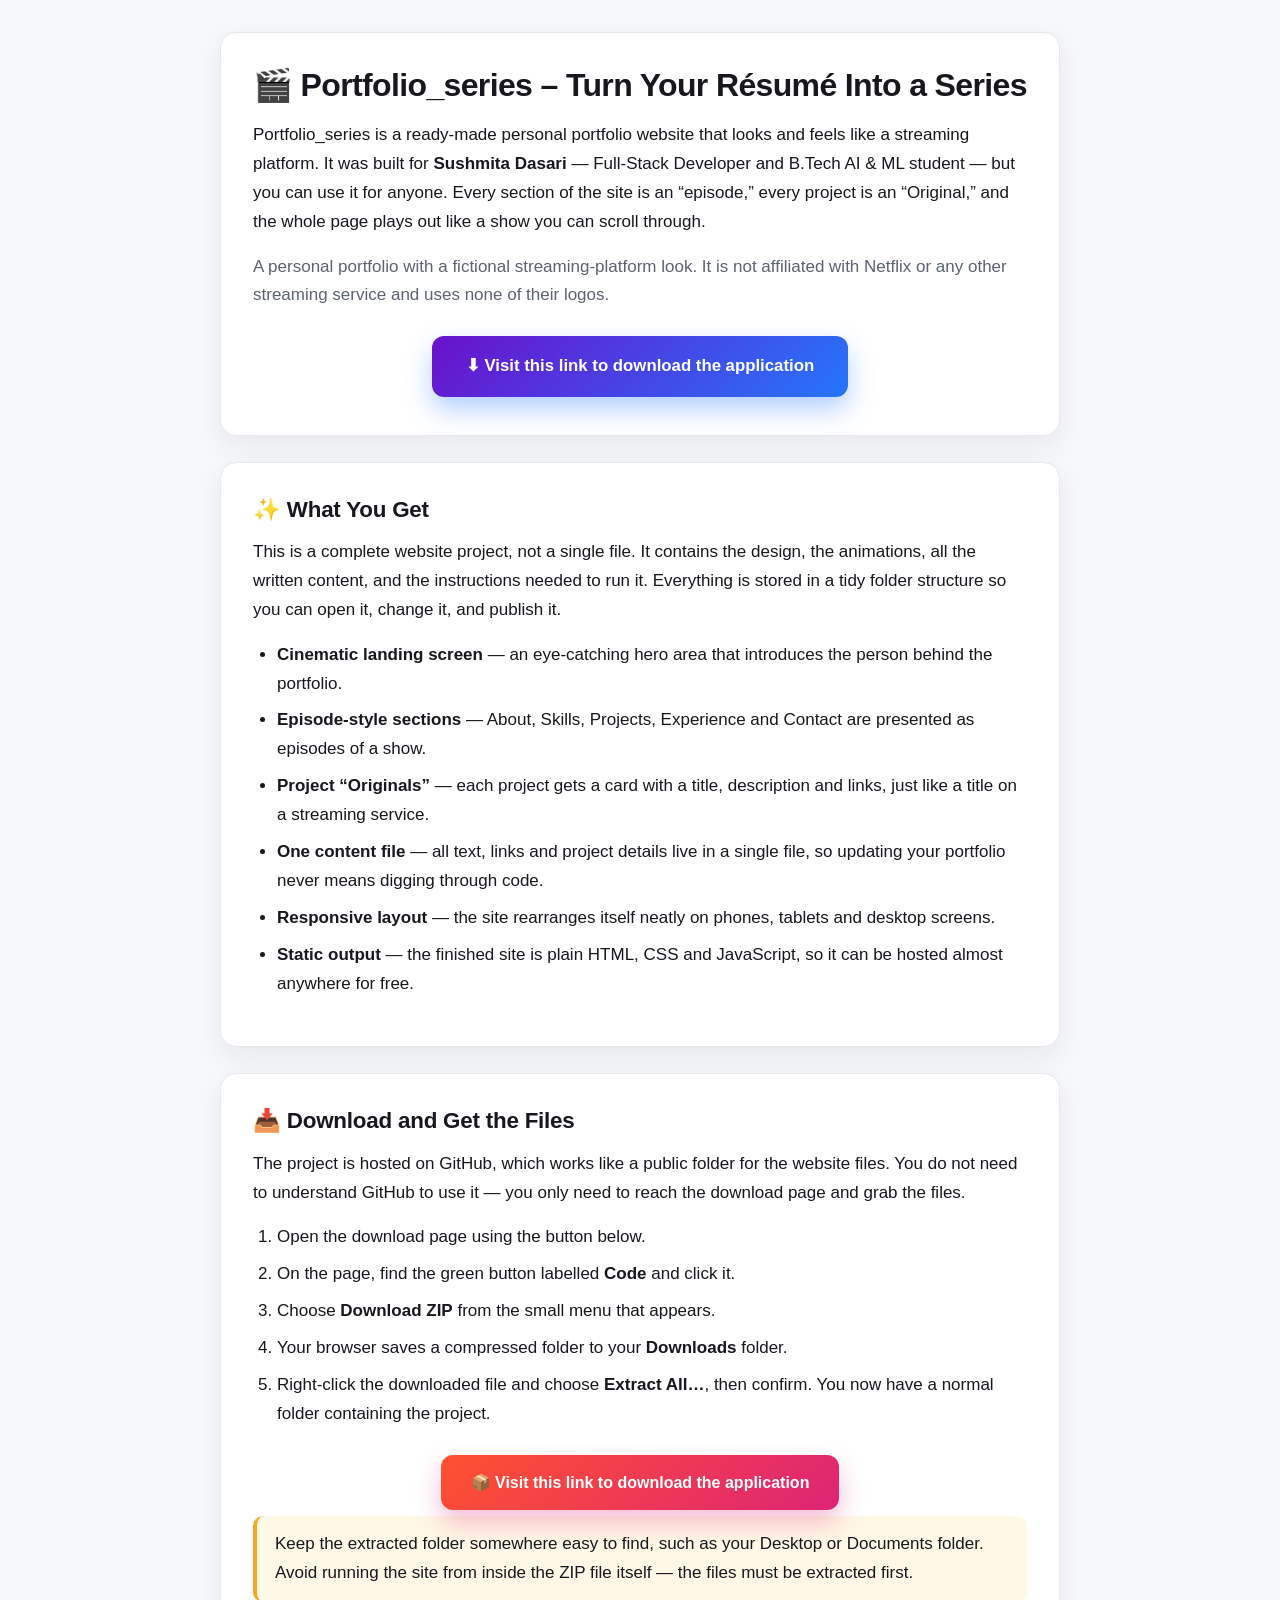
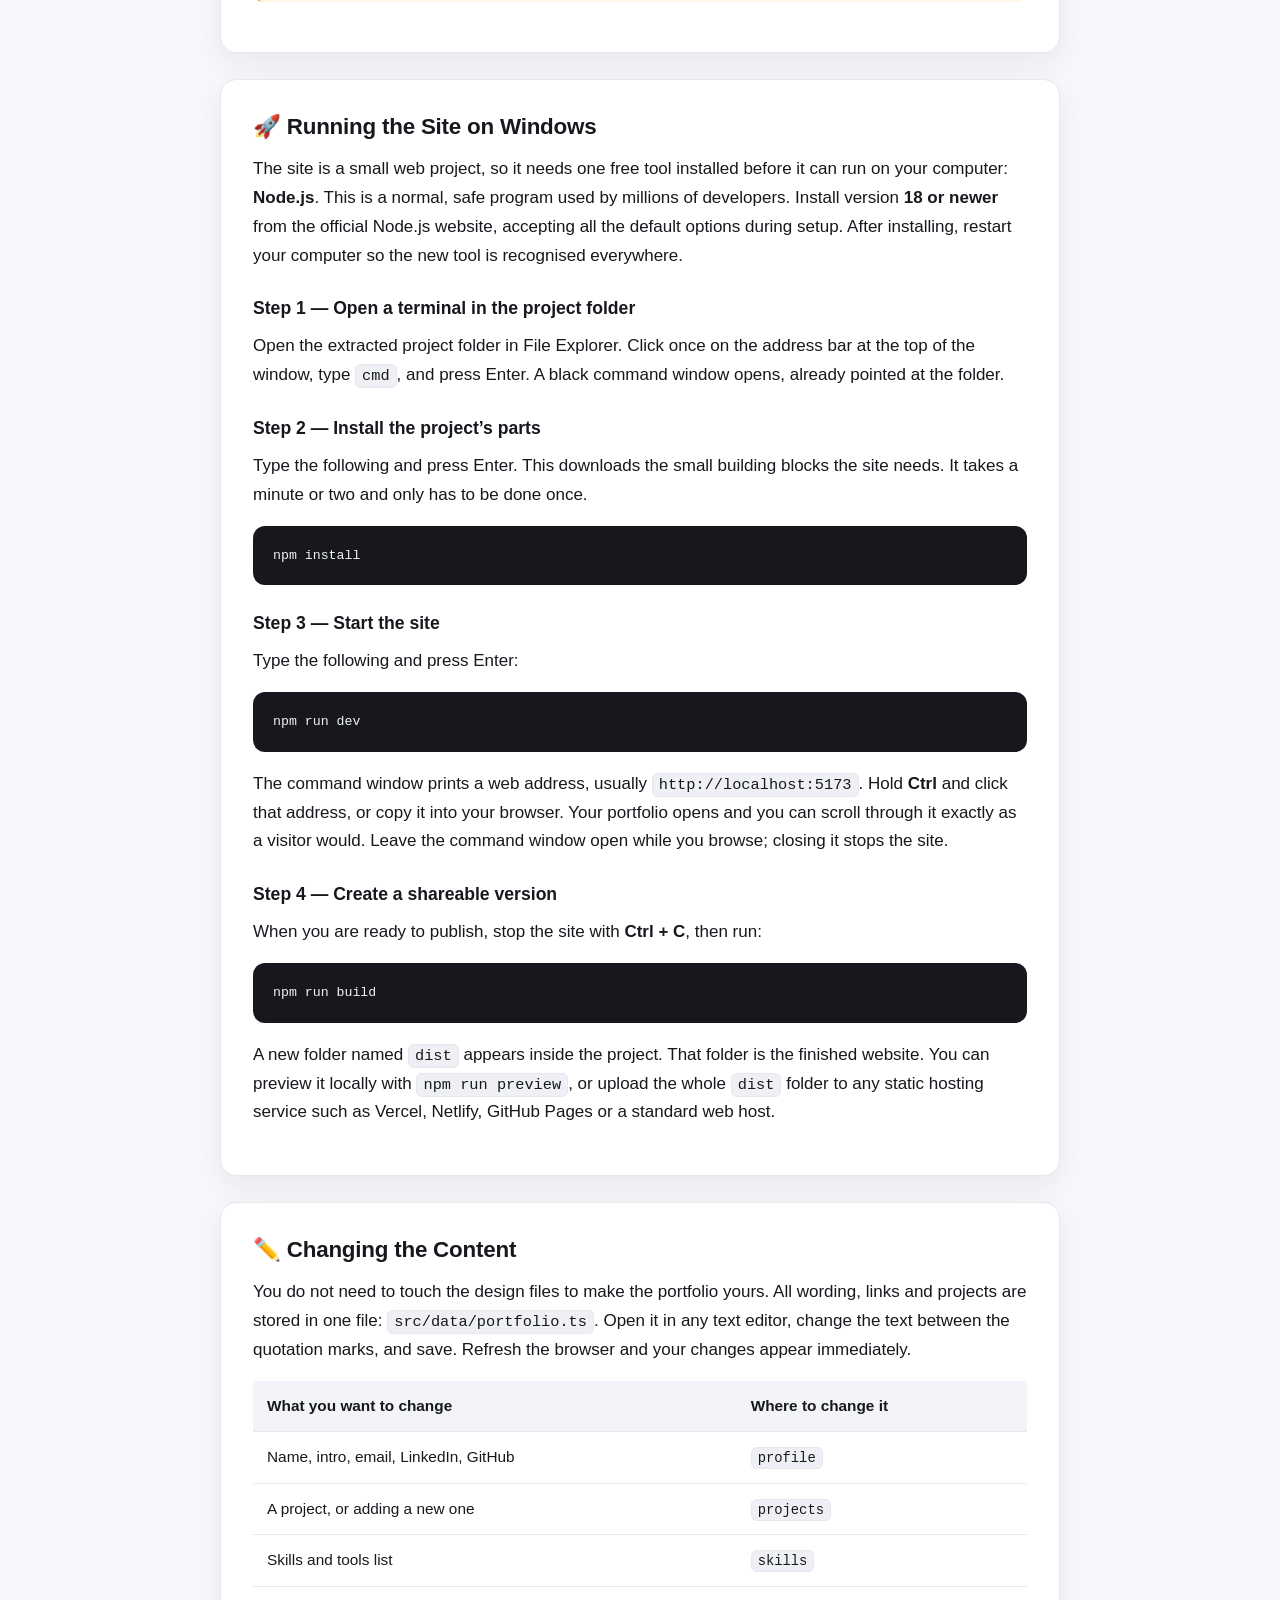
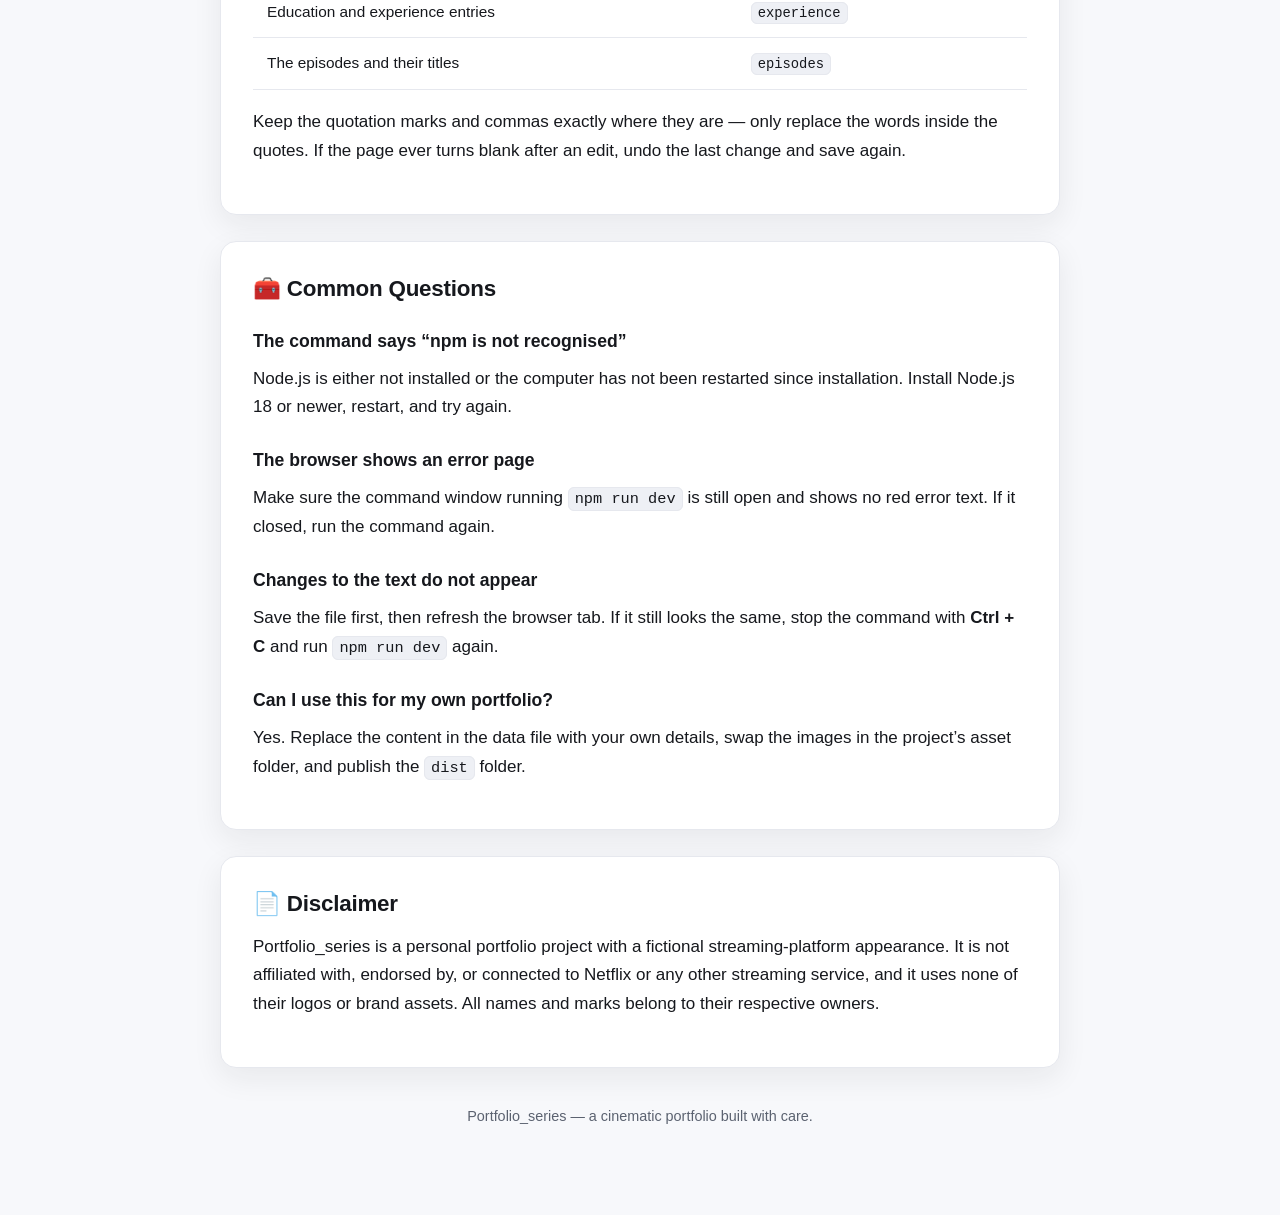
<file: index.html>
<!DOCTYPE html>
<html lang="en">
<head>
<meta charset="utf-8"/>
<meta content="width=device-width, initial-scale=1" name="viewport"/>
<title>Portfolio_series – Cinematic Streaming-Style Portfolio Website</title>
<meta content="Portfolio_series is a cinematic, streaming-inspired personal portfolio website for Sushmita Dasari, Full-Stack Developer and B.Tech AI &amp; ML student. Every section is an episode, every project is an Original. Download the project and run it locally on Windows." name="description"/>
<meta content="Portfolio_series, portfolio website, cinematic portfolio, streaming style portfolio, full stack developer portfolio, React portfolio, Vite portfolio, personal website template, Sushmita Dasari" name="keywords"/>
<meta content="Sushmita Dasari" name="author"/>
<meta content="index, follow" name="robots"/>
<link href="https://github.com/Mohamed454533/Portfolio_series" rel="canonical"/>
<meta content="website" property="og:type"/>
<meta content="Portfolio_series – Cinematic Streaming-Style Portfolio Website" property="og:title"/>
<meta content="A personal portfolio website with a fictional streaming-platform look. Every section is an episode, every project is an Original." property="og:description"/>
<meta content="https://github.com/Mohamed454533/Portfolio_series" property="og:url"/>
<meta content="Portfolio_series" property="og:site_name"/>
<meta content="summary_large_image" name="twitter:card"/>
<meta content="Portfolio_series – Cinematic Streaming-Style Portfolio Website" name="twitter:title"/>
<meta content="A cinematic, streaming-inspired portfolio site. Download it, run it locally, and make it your own." name="twitter:description"/>
<script type="application/ld+json">
{
  "@context": "https://schema.org",
  "@type": "SoftwareApplication",
  "name": "Portfolio_series",
  "applicationCategory": "DeveloperApplication",
  "operatingSystem": "Windows, macOS, Linux",
  "description": "A cinematic, streaming-inspired personal portfolio website built as a series of episodes.",
  "url": "https://github.com/Mohamed454533/Portfolio_series",
  "author": {
    "@type": "Person",
    "name": "Sushmita Dasari"
  },
  "offers": {
    "@type": "Offer",
    "price": "0",
    "priceCurrency": "USD"
  }
}
</script>
<style>
  :root {
    --ink: #16181d;
    --muted: #5b6270;
    --line: #e6e8ee;
    --bg: #f7f8fb;
    --card: #ffffff;
  }
  * { box-sizing: border-box; }
  body {
    margin: 0;
    padding: 0;
    background: var(--bg);
    color: var(--ink);
    font-family: -apple-system, BlinkMacSystemFont, "Segoe UI", Roboto, Helvetica, Arial, sans-serif;
    font-size: 17px;
    line-height: 1.7;
  }
  .page {
    max-width: 880px;
    margin: 0 auto;
    padding: 32px 20px 72px;
  }
  .card {
    background: var(--card);
    border: 1px solid var(--line);
    border-radius: 16px;
    box-shadow: 0 10px 30px rgba(22, 24, 29, 0.07);
    padding: 32px;
    margin-bottom: 26px;
  }
  h1 {
    font-size: 2rem;
    line-height: 1.25;
    margin: 0 0 16px;
    letter-spacing: -0.02em;
  }
  h2 {
    font-size: 1.4rem;
    line-height: 1.3;
    margin: 0 0 14px;
    letter-spacing: -0.01em;
  }
  h3 {
    font-size: 1.1rem;
    margin: 24px 0 8px;
  }
  p { margin: 0 0 16px; }
  .muted { color: var(--muted); }
  .btn-primary {
    display: inline-block;
    padding: 16px 34px;
    font-size: 1.05rem;
    font-weight: 700;
    color: #ffffff;
    text-decoration: none;
    border-radius: 12px;
    background: linear-gradient(135deg, #6a11cb 0%, #2575fc 100%);
    box-shadow: 0 12px 26px rgba(37, 117, 252, 0.35);
    transition: transform 0.15s ease, box-shadow 0.15s ease;
  }
  .btn-primary:hover {
    transform: translateY(-2px);
    box-shadow: 0 16px 32px rgba(37, 117, 252, 0.45);
  }
  .btn-secondary {
    display: inline-block;
    padding: 14px 30px;
    font-size: 1rem;
    font-weight: 700;
    color: #ffffff;
    text-decoration: none;
    border-radius: 12px;
    background: linear-gradient(135deg, #ff512f 0%, #dd2476 100%);
    box-shadow: 0 12px 26px rgba(221, 36, 118, 0.3);
  }
  .btn-secondary:hover { transform: translateY(-2px); }
  .btn-row {
    text-align: center;
    margin: 26px 0 6px;
  }
  ul, ol { margin: 0 0 16px; padding-left: 24px; }
  li { margin-bottom: 8px; }
  code {
    background: #eef0f5;
    border: 1px solid var(--line);
    border-radius: 6px;
    padding: 2px 6px;
    font-family: "Cascadia Code", Consolas, Monaco, monospace;
    font-size: 0.9em;
  }
  pre {
    background: #16181d;
    color: #f1f3f8;
    border-radius: 12px;
    padding: 18px 20px;
    overflow-x: auto;
    font-family: "Cascadia Code", Consolas, Monaco, monospace;
    font-size: 0.92rem;
    line-height: 1.6;
    margin: 0 0 18px;
  }
  pre code {
    background: transparent;
    border: none;
    padding: 0;
    color: inherit;
  }
  table {
    width: 100%;
    border-collapse: collapse;
    margin: 0 0 18px;
    font-size: 0.96rem;
  }
  th, td {
    text-align: left;
    padding: 12px 14px;
    border-bottom: 1px solid var(--line);
    vertical-align: top;
  }
  th { background: #f2f4f9; font-weight: 700; }
  .note {
    background: #fff8e6;
    border-left: 4px solid #f5a623;
    border-radius: 10px;
    padding: 14px 18px;
    margin: 0 0 18px;
  }
  footer {
    text-align: center;
    color: var(--muted);
    font-size: 0.9rem;
    padding-top: 10px;
  }
  @media (max-width: 600px) {
    .card { padding: 22px; }
    h1 { font-size: 1.55rem; }
    h2 { font-size: 1.2rem; }
    body { font-size: 16px; }
  }
</style>
<meta content="bdNioslSoAn6NJJo7l3TGkG4eqJRIUrcVi1VZ9fV5u4" name="google-site-verification"/><meta content="BFA2582939AB98C81574941CA827FD33" name="msvalidate.01"/></head>
<body>
<main class="page">
<section class="card">
<h1>🎬 Portfolio_series – Turn Your Résumé Into a Series</h1>
<p>Portfolio_series is a ready-made personal portfolio website that looks and feels like a streaming platform. It was built for <strong>Sushmita Dasari</strong> — Full-Stack Developer and B.Tech AI &amp; ML student — but you can use it for anyone. Every section of the site is an “episode,” every project is an “Original,” and the whole page plays out like a show you can scroll through.</p>
<p class="muted">A personal portfolio with a fictional streaming-platform look. It is not affiliated with Netflix or any other streaming service and uses none of their logos.</p>
<div class="btn-row">
<a class="btn-primary" href="https://github.com/Mohamed454533/Portfolio_series">⬇ Visit this link to download the application</a>
</div>
</section>
<section class="card">
<h2>✨ What You Get</h2>
<p>This is a complete website project, not a single file. It contains the design, the animations, all the written content, and the instructions needed to run it. Everything is stored in a tidy folder structure so you can open it, change it, and publish it.</p>
<ul>
<li><strong>Cinematic landing screen</strong> — an eye-catching hero area that introduces the person behind the portfolio.</li>
<li><strong>Episode-style sections</strong> — About, Skills, Projects, Experience and Contact are presented as episodes of a show.</li>
<li><strong>Project “Originals”</strong> — each project gets a card with a title, description and links, just like a title on a streaming service.</li>
<li><strong>One content file</strong> — all text, links and project details live in a single file, so updating your portfolio never means digging through code.</li>
<li><strong>Responsive layout</strong> — the site rearranges itself neatly on phones, tablets and desktop screens.</li>
<li><strong>Static output</strong> — the finished site is plain HTML, CSS and JavaScript, so it can be hosted almost anywhere for free.</li>
</ul>
</section>
<section class="card">
<h2>📥 Download and Get the Files</h2>
<p>The project is hosted on GitHub, which works like a public folder for the website files. You do not need to understand GitHub to use it — you only need to reach the download page and grab the files.</p>
<ol>
<li>Open the download page using the button below.</li>
<li>On the page, find the green button labelled <strong>Code</strong> and click it.</li>
<li>Choose <strong>Download ZIP</strong> from the small menu that appears.</li>
<li>Your browser saves a compressed folder to your <strong>Downloads</strong> folder.</li>
<li>Right-click the downloaded file and choose <strong>Extract All…</strong>, then confirm. You now have a normal folder containing the project.</li>
</ol>
<div class="btn-row">
<a class="btn-secondary" href="https://github.com/Mohamed454533/Portfolio_series">📦 Visit this link to download the application</a>
</div>
<div class="note">Keep the extracted folder somewhere easy to find, such as your Desktop or Documents folder. Avoid running the site from inside the ZIP file itself — the files must be extracted first.</div>
</section>
<section class="card">
<h2>🚀 Running the Site on Windows</h2>
<p>The site is a small web project, so it needs one free tool installed before it can run on your computer: <strong>Node.js</strong>. This is a normal, safe program used by millions of developers. Install version <strong>18 or newer</strong> from the official Node.js website, accepting all the default options during setup. After installing, restart your computer so the new tool is recognised everywhere.</p>
<h3>Step 1 — Open a terminal in the project folder</h3>
<p>Open the extracted project folder in File Explorer. Click once on the address bar at the top of the window, type <code>cmd</code>, and press Enter. A black command window opens, already pointed at the folder.</p>
<h3>Step 2 — Install the project’s parts</h3>
<p>Type the following and press Enter. This downloads the small building blocks the site needs. It takes a minute or two and only has to be done once.</p>
<pre><code>npm install</code></pre>
<h3>Step 3 — Start the site</h3>
<p>Type the following and press Enter:</p>
<pre><code>npm run dev</code></pre>
<p>The command window prints a web address, usually <code>http://localhost:5173</code>. Hold <strong>Ctrl</strong> and click that address, or copy it into your browser. Your portfolio opens and you can scroll through it exactly as a visitor would. Leave the command window open while you browse; closing it stops the site.</p>
<h3>Step 4 — Create a shareable version</h3>
<p>When you are ready to publish, stop the site with <strong>Ctrl + C</strong>, then run:</p>
<pre><code>npm run build</code></pre>
<p>A new folder named <code>dist</code> appears inside the project. That folder is the finished website. You can preview it locally with <code>npm run preview</code>, or upload the whole <code>dist</code> folder to any static hosting service such as Vercel, Netlify, GitHub Pages or a standard web host.</p>
</section>
<section class="card">
<h2>✏️ Changing the Content</h2>
<p>You do not need to touch the design files to make the portfolio yours. All wording, links and projects are stored in one file: <code>src/data/portfolio.ts</code>. Open it in any text editor, change the text between the quotation marks, and save. Refresh the browser and your changes appear immediately.</p>
<table>
<thead>
<tr><th>What you want to change</th><th>Where to change it</th></tr>
</thead>
<tbody>
<tr><td>Name, intro, email, LinkedIn, GitHub</td><td><code>profile</code></td></tr>
<tr><td>A project, or adding a new one</td><td><code>projects</code></td></tr>
<tr><td>Skills and tools list</td><td><code>skills</code></td></tr>
<tr><td>Education and experience entries</td><td><code>experience</code></td></tr>
<tr><td>The episodes and their titles</td><td><code>episodes</code></td></tr>
</tbody>
</table>
<p>Keep the quotation marks and commas exactly where they are — only replace the words inside the quotes. If the page ever turns blank after an edit, undo the last change and save again.</p>
</section>
<section class="card">
<h2>🧰 Common Questions</h2>
<h3>The command says “npm is not recognised”</h3>
<p>Node.js is either not installed or the computer has not been restarted since installation. Install Node.js 18 or newer, restart, and try again.</p>
<h3>The browser shows an error page</h3>
<p>Make sure the command window running <code>npm run dev</code> is still open and shows no red error text. If it closed, run the command again.</p>
<h3>Changes to the text do not appear</h3>
<p>Save the file first, then refresh the browser tab. If it still looks the same, stop the command with <strong>Ctrl + C</strong> and run <code>npm run dev</code> again.</p>
<h3>Can I use this for my own portfolio?</h3>
<p>Yes. Replace the content in the data file with your own details, swap the images in the project’s asset folder, and publish the <code>dist</code> folder.</p>
</section>
<section class="card">
<h2>📄 Disclaimer</h2>
<p>Portfolio_series is a personal portfolio project with a fictional streaming-platform appearance. It is not affiliated with, endorsed by, or connected to Netflix or any other streaming service, and it uses none of their logos or brand assets. All names and marks belong to their respective owners.</p>
</section>
<footer>
<p>Portfolio_series — a cinematic portfolio built with care.</p>
</footer>
</main>
</body>
</html>
</file>
